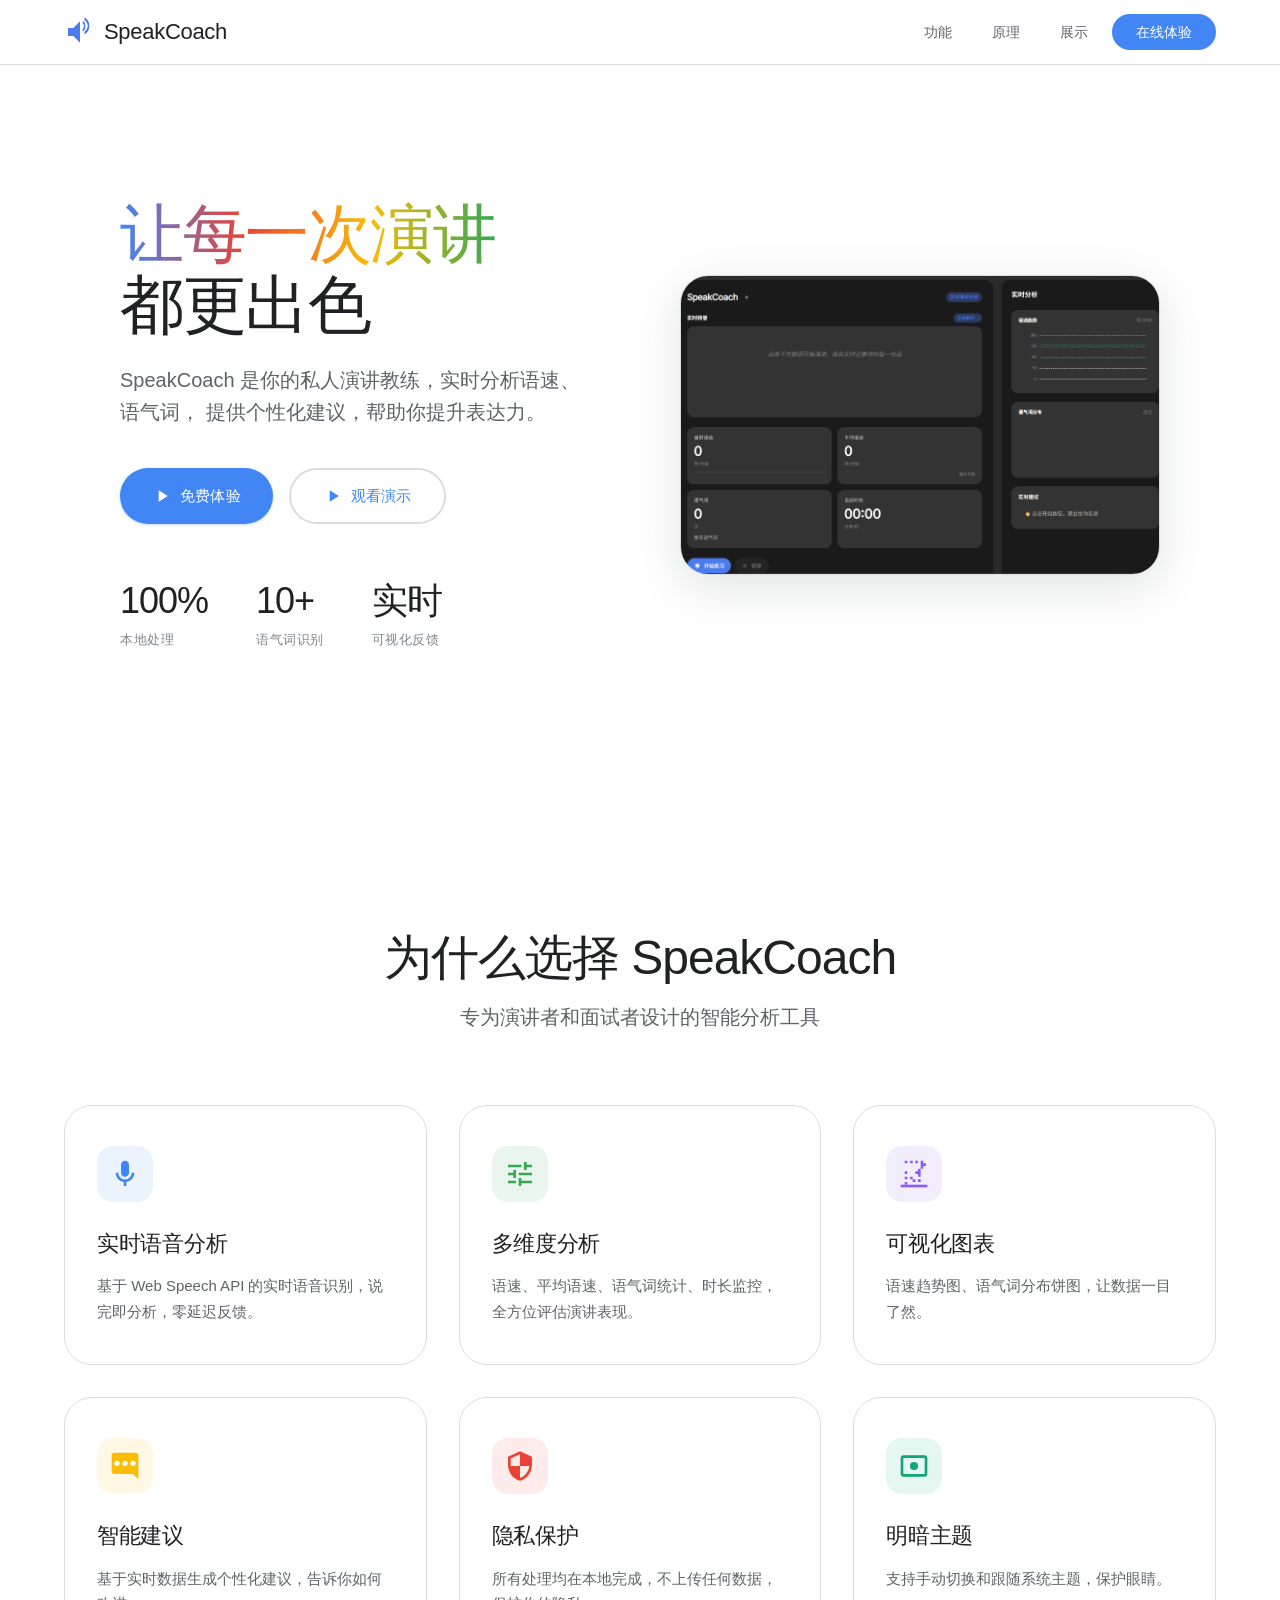
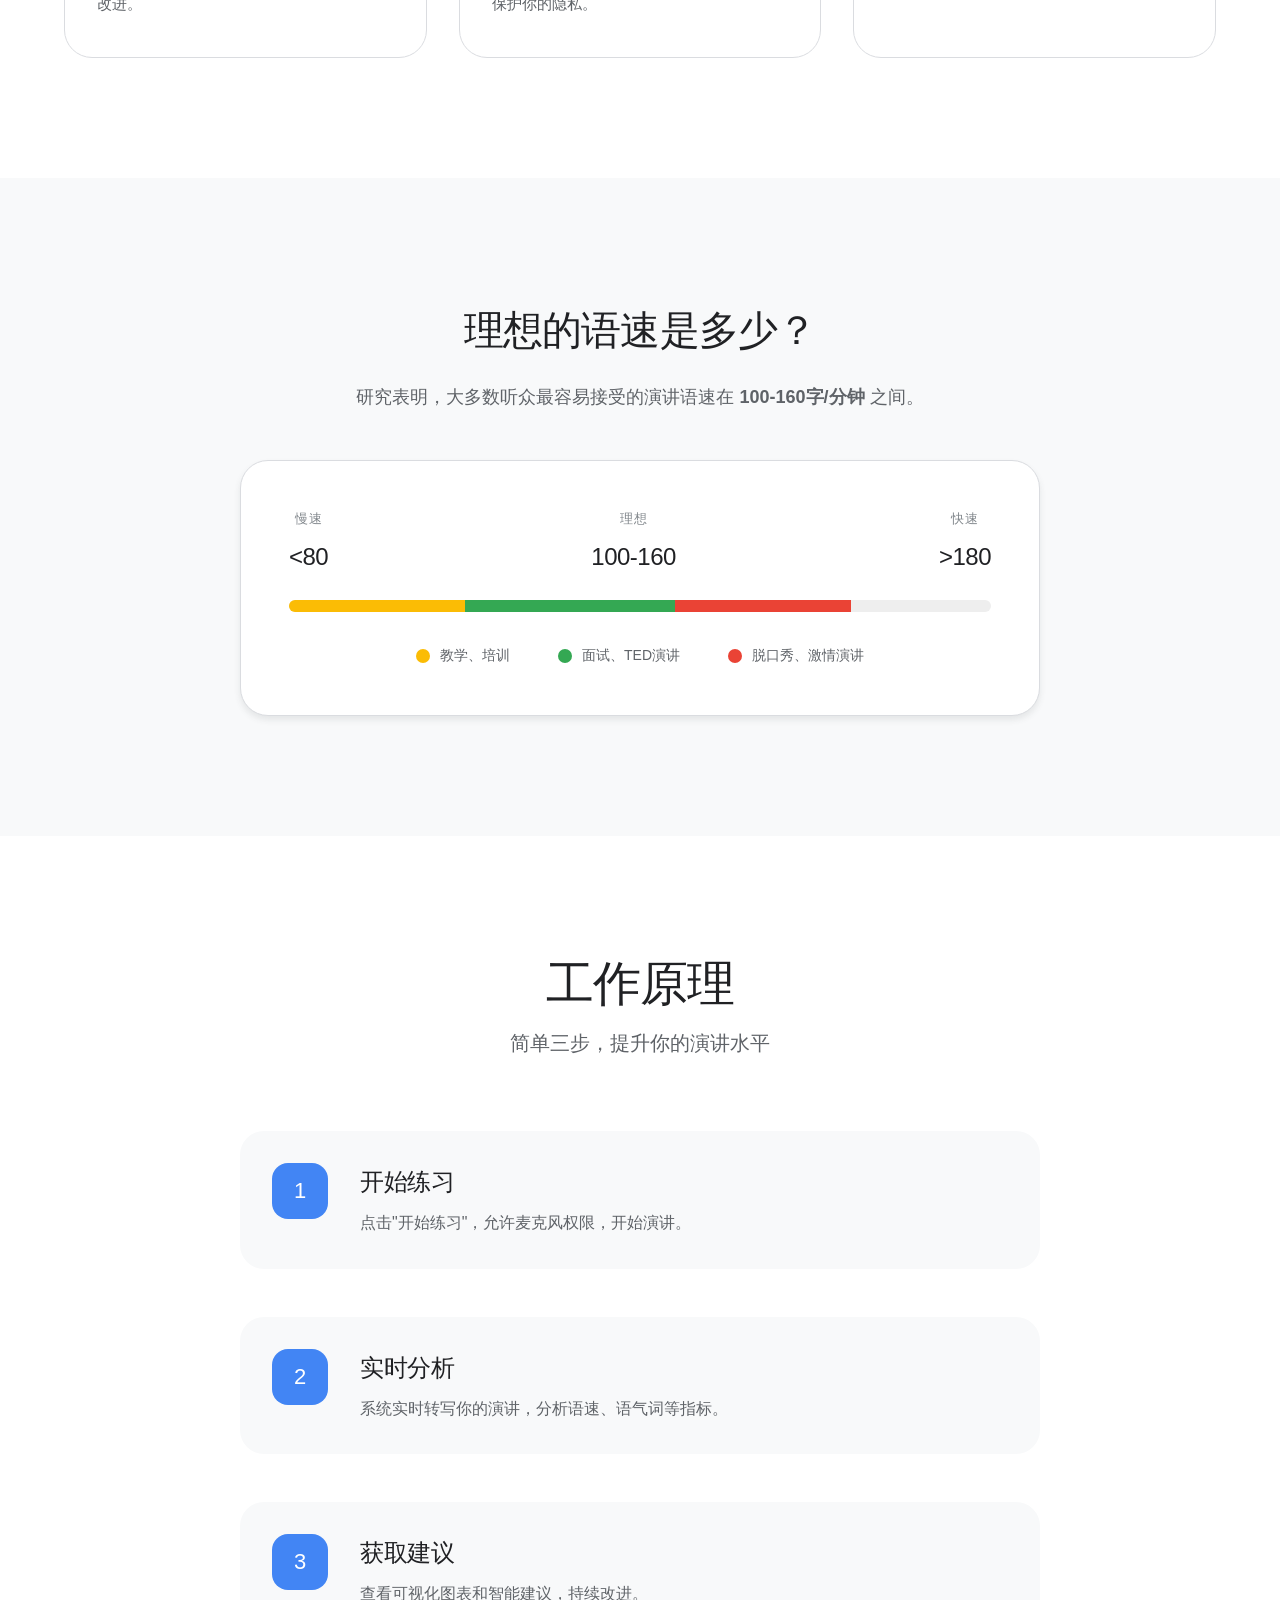
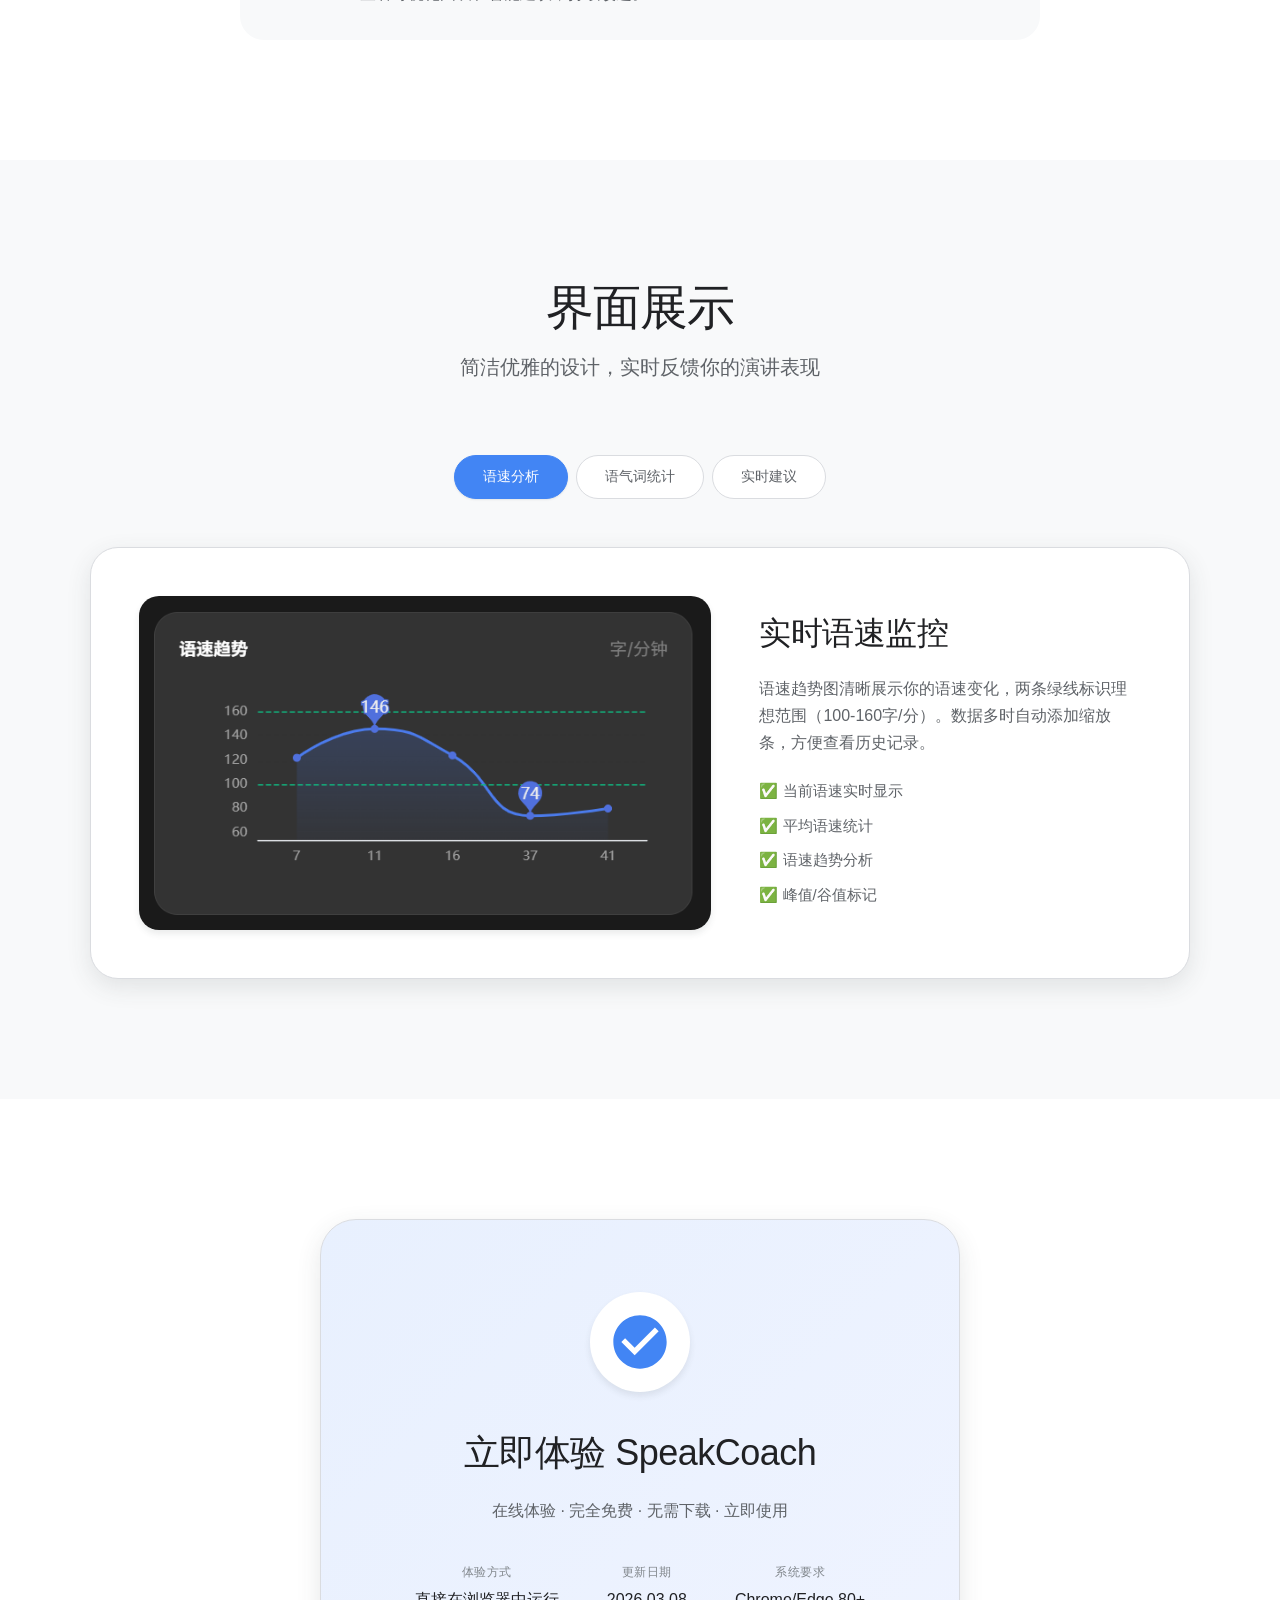
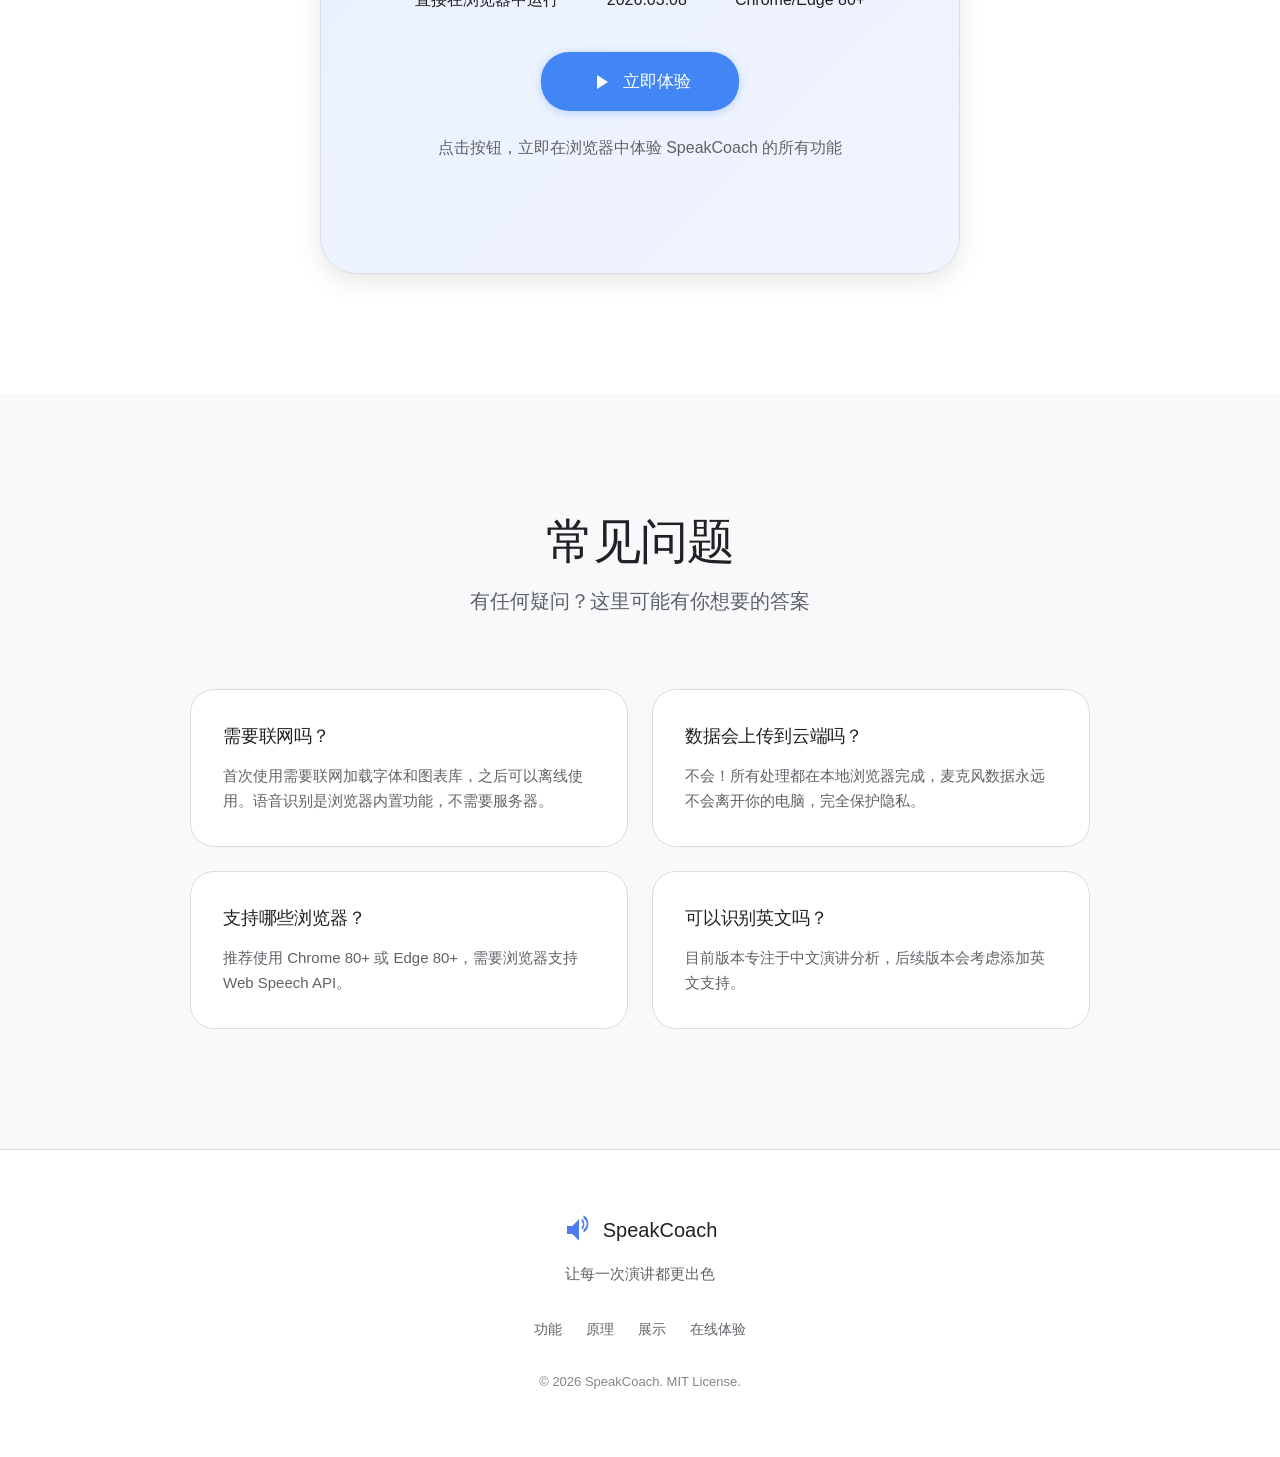
<file: index.html>
<!DOCTYPE html>
<html lang="zh-CN">
<head>
    <meta charset="UTF-8">
    <meta name="viewport" content="width=device-width, initial-scale=1.0">
    <title>SpeakCoach · 智能演讲助手 - 让你的演讲更出色</title>
    
    
    
    <!-- 官网样式 -->
    <link rel="stylesheet" href="css/style.css">
    
    <!-- 网站图标 -->
    <link rel="icon" type="image/svg+xml" href="images/favicon.svg">
</head>
<body>
    <!-- 导航栏 -->
    <nav class="navbar">
        <div class="nav-container">
            <div class="nav-logo">
                <svg class="logo-icon" viewBox="0 0 24 24" width="28" height="28">
                    <path d="M3 9v6h4l5 5V4L7 9H3z" fill="#4b7bec"/>
                    <path d="M16 7c0-1.5-.8-2.8-2-3.4v2.1c.6.4 1 1.1 1 1.9s-.4 1.5-1 1.9v2.1c1.2-.6 2-1.9 2-3.4z" fill="#4b7bec"/>
                    <path d="M19 7c0-2.6-1.5-4.8-3.6-6v2.1c1.4.9 2.4 2.5 2.4 4.3 0 1.8-1 3.4-2.4 4.3v2.1c2.1-1.2 3.6-3.4 3.6-6z" fill="#4b7bec"/>
                </svg>
                <span class="logo-text">SpeakCoach</span>
            </div>
            <ul class="nav-menu">
                <li><a href="#features">功能</a></li>
                <li><a href="#how-it-works">原理</a></li>
                <li><a href="#showcase">展示</a></li>
                <li><a href="#download" class="nav-download">在线体验</a></li>
            </ul>
            <button class="nav-toggle" id="navToggle">
                <span></span>
                <span></span>
                <span></span>
            </button>
        </div>
    </nav>

    <!-- 英雄区域 -->
    <section class="hero">
        <div class="hero-container">
            <div class="hero-content">
                <h1 class="hero-title">
                    <span class="gradient-text">让每一次演讲</span>
                    <br>都更出色
                </h1>
                <p class="hero-subtitle">
                    SpeakCoach 是你的私人演讲教练，实时分析语速、语气词，
                    提供个性化建议，帮助你提升表达力。
                </p>
                <div class="hero-buttons">
                    <a href="#download" class="btn btn-primary">
                        <svg viewBox="0 0 24 24" width="20" height="20">
                            <path d="M8 5v14l11-7z" fill="currentColor"/>
                        </svg>
                        免费体验
                    </a>
                    <a href="#showcase" class="btn btn-outline">
                        <svg viewBox="0 0 24 24" width="20" height="20">
                            <path d="M8 5v14l11-7z" fill="currentColor"/>
                        </svg>
                        观看演示
                    </a>
                </div>
                <div class="hero-stats">
                    <div class="stat-item">
                        <span class="stat-number">100%</span>
                        <span class="stat-label">本地处理</span>
                    </div>
                    <div class="stat-item">
                        <span class="stat-number">10+</span>
                        <span class="stat-label">语气词识别</span>
                    </div>
                    <div class="stat-item">
                        <span class="stat-number">实时</span>
                        <span class="stat-label">可视化反馈</span>
                    </div>
                </div>
            </div>
            <div class="hero-image">
                <div class="hero-app-preview">
                    <img src="images/screenshot-0.png" alt="SpeakCoach 应用预览" class="preview-img">
                </div>
            </div>
        </div>
    </section>

    <!-- 特性区域 -->
    <section id="features" class="features">
        <div class="container">
            <div class="section-header">
                <h2>为什么选择 SpeakCoach</h2>
                <p>专为演讲者和面试者设计的智能分析工具</p>
            </div>
            <div class="features-grid">
                <div class="feature-card">
                    <div class="feature-icon blue">
                        <svg viewBox="0 0 24 24" width="32" height="32">
                            <path d="M12 14c1.66 0 3-1.34 3-3V5c0-1.66-1.34-3-3-3S9 3.34 9 5v6c0 1.66 1.34 3 3 3z" fill="currentColor"/>
                            <path d="M17 11c0 2.76-2.24 5-5 5s-5-2.24-5-5H5c0 3.53 2.61 6.43 6 6.92V21h2v-3.08c3.39-.49 6-3.39 6-6.92h-2z" fill="currentColor"/>
                        </svg>
                    </div>
                    <h3>实时语音分析</h3>
                    <p>基于 Web Speech API 的实时语音识别，说完即分析，零延迟反馈。</p>
                </div>
                <div class="feature-card">
                    <div class="feature-icon green">
                        <svg viewBox="0 0 24 24" width="32" height="32">
                            <path d="M3 17v2h6v-2H3zM3 5v2h10V5H3zm10 16v-2h8v-2h-8v-2h-2v6h2zM7 9v2H3v2h4v2h2V9H7zm14 4v-2H11v2h10zm-6-4h2V7h4V5h-4V3h-2v6z" fill="currentColor"/>
                        </svg>
                    </div>
                    <h3>多维度分析</h3>
                    <p>语速、平均语速、语气词统计、时长监控，全方位评估演讲表现。</p>
                </div>
                <div class="feature-card">
                    <div class="feature-icon purple">
                        <svg viewBox="0 0 24 24" width="32" height="32">
                            <path d="M21 6h-2v2h-2V6h-2V4h2V2h2v2h2v2zm-6-4v2h-2V2h2zm0 8h-2v2h2v-2zm2-2h-2v2h2V8zm0-4h-2v2h2V4zM9 2h2v2H9V2zm0 12h2v2H9v-2zM5 2h2v2H5V2zm0 8h2v2H5v-2zm2 4H5v2h2v-2zm10 4h-2v-2h2v2zm-6-2h2v2h-2v-2zm-6 2h2v2H5v-2zm12-4h-2v-2h2v2zm-2-4h2v2h-2v-2z" fill="currentColor"/>
                            <path d="M2 22h20v-2H2v2z" fill="currentColor"/>
                        </svg>
                    </div>
                    <h3>可视化图表</h3>
                    <p>语速趋势图、语气词分布饼图，让数据一目了然。</p>
                </div>
                <div class="feature-card">
                    <div class="feature-icon orange">
                        <svg viewBox="0 0 24 24" width="32" height="32">
                            <path d="M20 2H4c-1.1 0-2 .9-2 2v12c0 1.1.9 2 2 2h14l4 4V4c0-1.1-.9-2-2-2z" fill="currentColor"/>
                            <circle cx="12" cy="10" r="2" fill="white"/>
                            <circle cx="18" cy="10" r="2" fill="white"/>
                            <circle cx="6" cy="10" r="2" fill="white"/>
                        </svg>
                    </div>
                    <h3>智能建议</h3>
                    <p>基于实时数据生成个性化建议，告诉你如何改进。</p>
                </div>
                <div class="feature-card">
                    <div class="feature-icon red">
                        <svg viewBox="0 0 24 24" width="32" height="32">
                            <path d="M12 1L3 5v6c0 5.55 3.84 10.74 9 12 5.16-1.26 9-6.45 9-12V5l-9-4zm0 10.99h7c-.53 4.12-3.28 7.79-7 8.94V12H5V6.3l7-3.11v8.8z" fill="currentColor"/>
                        </svg>
                    </div>
                    <h3>隐私保护</h3>
                    <p>所有处理均在本地完成，不上传任何数据，保护你的隐私。</p>
                </div>
                <div class="feature-card">
                    <div class="feature-icon teal">
                        <svg viewBox="0 0 24 24" width="32" height="32">
                            <circle cx="12" cy="12" r="3" fill="currentColor"/>
                            <path d="M20 4H4c-1.1 0-2 .9-2 2v12c0 1.1.9 2 2 2h16c1.1 0 2-.9 2-2V6c0-1.1-.9-2-2-2zm0 14H4V6h16v12z" fill="currentColor"/>
                        </svg>
                    </div>
                    <h3>明暗主题</h3>
                    <p>支持手动切换和跟随系统主题，保护眼睛。</p>
                </div>
            </div>
        </div>
    </section>

    <!-- 语速范围说明 -->
    <section class="speed-range">
        <div class="container">
            <div class="speed-range-content">
                <h2>理想的语速是多少？</h2>
                <p>研究表明，大多数听众最容易接受的演讲语速在 <strong>100-160字/分钟</strong> 之间。</p>
                <div class="speed-meter">
                    <div class="speed-meter-scale">
                        <div class="speed-label slow">慢速<br><span>&lt;80</span></div>
                        <div class="speed-label normal">理想<br><span>100-160</span></div>
                        <div class="speed-label fast">快速<br><span>&gt;180</span></div>
                    </div>
                    <div class="speed-meter-bar">
                        <div class="speed-range-slow" style="width: 25%"></div>
                        <div class="speed-range-normal" style="width: 30%"></div>
                        <div class="speed-range-fast" style="width: 25%"></div>
                    </div>
                    <div class="speed-examples">
                        <div class="example-item">
                            <span class="example-dot slow-dot"></span>
                            <span class="example-text">教学、培训</span>
                        </div>
                        <div class="example-item">
                            <span class="example-dot normal-dot"></span>
                            <span class="example-text">面试、TED演讲</span>
                        </div>
                        <div class="example-item">
                            <span class="example-dot fast-dot"></span>
                            <span class="example-text">脱口秀、激情演讲</span>
                        </div>
                    </div>
                </div>
            </div>
        </div>
    </section>

    <!-- 工作原理 -->
    <section id="how-it-works" class="how-it-works">
        <div class="container">
            <div class="section-header">
                <h2>工作原理</h2>
                <p>简单三步，提升你的演讲水平</p>
            </div>
            <div class="steps">
                <div class="step">
                    <div class="step-number">1</div>
                    <div class="step-content">
                        <h3>开始练习</h3>
                        <p>点击"开始练习"，允许麦克风权限，开始演讲。</p>
                    </div>
                </div>
                <div class="step">
                    <div class="step-number">2</div>
                    <div class="step-content">
                        <h3>实时分析</h3>
                        <p>系统实时转写你的演讲，分析语速、语气词等指标。</p>
                    </div>
                </div>
                <div class="step">
                    <div class="step-number">3</div>
                    <div class="step-content">
                        <h3>获取建议</h3>
                        <p>查看可视化图表和智能建议，持续改进。</p>
                    </div>
                </div>
            </div>
        </div>
    </section>

    <!-- 展示区域 -->
    <section id="showcase" class="showcase">
        <div class="container">
            <div class="section-header">
                <h2>界面展示</h2>
                <p>简洁优雅的设计，实时反馈你的演讲表现</p>
            </div>
            <div class="showcase-tabs">
                <button class="tab-btn active" data-tab="speed">语速分析</button>
                <button class="tab-btn" data-tab="filler">语气词统计</button>
                <button class="tab-btn" data-tab="suggestions">实时建议</button>
            </div>
            <div class="showcase-content">
                <div class="showcase-panel active" id="speed-tab">
                    <img src="images/screenshot-1.png" alt="语速分析界面" class="showcase-img">
                    <div class="showcase-desc">
                        <h3>实时语速监控</h3>
                        <p>语速趋势图清晰展示你的语速变化，两条绿线标识理想范围（100-160字/分）。数据多时自动添加缩放条，方便查看历史记录。</p>
                        <ul>
                            <li>✅ 当前语速实时显示</li>
                            <li>✅ 平均语速统计</li>
                            <li>✅ 语速趋势分析</li>
                            <li>✅ 峰值/谷值标记</li>
                        </ul>
                    </div>
                </div>
                <div class="showcase-panel" id="filler-tab">
                    <img src="images/screenshot-2.png" alt="语气词统计界面" class="showcase-img">
                    <div class="showcase-desc">
                        <h3>语气词识别</h3>
                        <p>支持10种中文语气词的识别和统计，饼图直观展示分布情况，帮你找出个人口头禅。</p>
                        <ul>
                            <li>🔍 嗯、呃、就是、然后、啊</li>
                            <li>🔍 那个、这个、那个那个</li>
                            <li>🔍 就是说、这样的话</li>
                            <li>📊 前5种语气词排名</li>
                        </ul>
                    </div>
                </div>
                <div class="showcase-panel" id="suggestions-tab">
                    <img src="images/screenshot-3.png" alt="实时建议界面" class="showcase-img">
                    <div class="showcase-desc">
                        <h3>智能建议</h3>
                        <p>基于实时数据生成个性化建议，从语速、语气词、时长等多个维度提供改进方向。</p>
                        <ul>
                            <li>💡 语速偏慢/偏快提醒</li>
                            <li>💡 语气词过多警告</li>
                            <li>💡 语速趋势分析</li>
                            <li>💡 适合场景推荐</li>
                        </ul>
                    </div>
                </div>
            </div>
        </div>
    </section>

    <!-- 在线体验区域 -->
    <section id="download" class="download">
        <div class="container">
            <div class="download-card">
                <div class="download-icon">
                    <svg viewBox="0 0 24 24" width="64" height="64">
                        <path d="M12 2C6.48 2 2 6.48 2 12s4.48 10 10 10 10-4.48 10-10S17.52 2 12 2zm-2 15l-5-5 1.41-1.41L10 14.17l7.59-7.59L19 8l-9 9z" fill="currentColor"/>
                    </svg>
                </div>
                <h2>立即体验 SpeakCoach</h2>
                <p>在线体验 · 完全免费 · 无需下载 · 立即使用</p>
                <div class="download-info">
                    <div class="info-item">
                        <span class="info-label">体验方式</span>
                        <span class="info-value">直接在浏览器中运行</span>
                    </div>
                    <div class="info-item">
                        <span class="info-label">更新日期</span>
                        <span class="info-value">2026.03.08</span>
                    </div>
                    <div class="info-item">
                        <span class="info-label">系统要求</span>
                        <span class="info-value">Chrome/Edge 80+</span>
                    </div>
                </div>
                <a href="web/index.html" class="btn btn-download">
                    <svg viewBox="0 0 24 24" width="24" height="24">
                        <path d="M8 5v14l11-7z" fill="currentColor"/>
                    </svg>
                    立即体验
                </a>
                <p class="download-note">点击按钮，立即在浏览器中体验 SpeakCoach 的所有功能</p>
            </div>
        </div>
    </section>

    <!-- 常见问题 -->
    <section class="faq">
        <div class="container">
            <div class="section-header">
                <h2>常见问题</h2>
                <p>有任何疑问？这里可能有你想要的答案</p>
            </div>
            <div class="faq-grid">
                <div class="faq-item">
                    <h3>需要联网吗？</h3>
                    <p>首次使用需要联网加载字体和图表库，之后可以离线使用。语音识别是浏览器内置功能，不需要服务器。</p>
                </div>
                <div class="faq-item">
                    <h3>数据会上传到云端吗？</h3>
                    <p>不会！所有处理都在本地浏览器完成，麦克风数据永远不会离开你的电脑，完全保护隐私。</p>
                </div>
                <div class="faq-item">
                    <h3>支持哪些浏览器？</h3>
                    <p>推荐使用 Chrome 80+ 或 Edge 80+，需要浏览器支持 Web Speech API。</p>
                </div>
                <div class="faq-item">
                    <h3>可以识别英文吗？</h3>
                    <p>目前版本专注于中文演讲分析，后续版本会考虑添加英文支持。</p>
                </div>
            </div>
        </div>
    </section>

    <!-- 页脚 -->
    <footer class="footer">
        <div class="container">
            <div class="footer-content">
                <div class="footer-logo">
                    <svg class="logo-icon" viewBox="0 0 24 24" width="32" height="32">
                        <path d="M3 9v6h4l5 5V4L7 9H3z" fill="#4b7bec"/>
                        <path d="M16 7c0-1.5-.8-2.8-2-3.4v2.1c.6.4 1 1.1 1 1.9s-.4 1.5-1 1.9v2.1c1.2-.6 2-1.9 2-3.4z" fill="#4b7bec"/>
                        <path d="M19 7c0-2.6-1.5-4.8-3.6-6v2.1c1.4.9 2.4 2.5 2.4 4.3 0 1.8-1 3.4-2.4 4.3v2.1c2.1-1.2 3.6-3.4 3.6-6z" fill="#4b7bec"/>
                    </svg>
                    <span>SpeakCoach</span>
                </div>
                <p class="footer-tagline">让每一次演讲都更出色</p>
                <div class="footer-links">
                    <a href="#features">功能</a>
                    <a href="#how-it-works">原理</a>
                    <a href="#showcase">展示</a>
                    <a href="#download">在线体验</a>
                </div>
                <div class="footer-copyright">
                    © 2026 SpeakCoach. MIT License.
                </div>
            </div>
        </div>
    </footer>

    <script src="js/main.js"></script>
</body>
</html>
</file>
<file: css/style.css>
/* Chrome官网风格 - 极简主义设计 */
* {
    margin: 0;
    padding: 0;
    box-sizing: border-box;
}

:root {
    /* Chrome/Google 品牌色 */
    --google-blue: #4285F4;
    --google-red: #EA4335;
    --google-yellow: #FBBC05;
    --google-green: #34A853;
    
    /* 主色调 */
    --primary: #4285F4;
    --primary-light: #E8F0FE;
    --primary-dark: #3367D6;
    
    /* 文本色 */
    --text-primary: #202124;
    --text-secondary: #5F6368;
    --text-tertiary: #80868B;
    
    /* 背景色 */
    --bg-primary: #FFFFFF;
    --bg-secondary: #F8F9FA;
    --bg-tertiary: #EEEEEE;
    
    /* 边框 */
    --border-light: #DADCE0;
    --border-medium: #E8EAED;
    
    /* 阴影 */
    --shadow-sm: 0 1px 2px rgba(60,64,67,0.1);
    --shadow-md: 0 4px 6px rgba(60,64,67,0.1);
    --shadow-lg: 0 8px 24px rgba(60,64,67,0.12);
    --shadow-xl: 0 12px 48px rgba(60,64,67,0.15);
}

body {
    font-family: 'Google Sans', 'Product Sans', -apple-system, BlinkMacSystemFont, 'Segoe UI', Roboto, sans-serif;
    color: var(--text-primary);
    line-height: 1.6;
    overflow-x: hidden;
    -webkit-font-smoothing: antialiased;
    -moz-osx-font-smoothing: grayscale;
}

/* 工具类 */
.container {
    max-width: 1200px;
    margin: 0 auto;
    padding: 0 24px;
}

/* ===== 导航栏 ===== */
.navbar {
    position: fixed;
    top: 0;
    left: 0;
    right: 0;
    background: rgba(255, 255, 255, 0.95);
    backdrop-filter: blur(20px);
    -webkit-backdrop-filter: blur(20px);
    z-index: 1000;
    border-bottom: 1px solid var(--border-light);
}

.nav-container {
    max-width: 1200px;
    margin: 0 auto;
    padding: 0 24px;
    height: 64px;
    display: flex;
    justify-content: space-between;
    align-items: center;
}

.nav-logo {
    display: flex;
    align-items: center;
    gap: 8px;
    text-decoration: none;
}

.logo-icon {
    width: 32px;
    height: 32px;
}

.logo-text {
    font-size: 22px;
    font-weight: 500;
    color: var(--text-primary);
    letter-spacing: -0.3px;
}

.nav-menu {
    display: flex;
    list-style: none;
    gap: 8px;
    align-items: center;
}

.nav-menu a {
    text-decoration: none;
    color: var(--text-secondary);
    font-size: 14px;
    font-weight: 500;
    padding: 8px 16px;
    border-radius: 24px;
    transition: all 0.2s ease;
}

.nav-menu a:hover {
    color: var(--text-primary);
    background: var(--bg-secondary);
}

.nav-download {
    background: var(--google-blue) !important;
    color: white !important;
    padding: 10px 24px !important;
}

.nav-download:hover {
    background: var(--primary-dark) !important;
    box-shadow: var(--shadow-md);
}

.nav-toggle {
    display: none;
    flex-direction: column;
    gap: 5px;
    background: none;
    border: none;
    cursor: pointer;
    padding: 8px;
}

.nav-toggle span {
    width: 20px;
    height: 2px;
    background: var(--text-primary);
    transition: 0.3s;
    border-radius: 2px;
}

/* ===== 英雄区域 ===== */
.hero {
    padding: 120px 24px 80px;
    background: var(--bg-primary);
    min-height: 90vh;
    display: flex;
    align-items: center;
}

.hero-container {
    max-width: 1200px;
    margin: 0 auto;
    display: grid;
    grid-template-columns: 1fr 1fr;
    gap: 80px;
    align-items: center;
}

.hero-title {
    font-size: 64px;
    line-height: 1.1;
    font-weight: 500;
    letter-spacing: -1.5px;
    margin-bottom: 24px;
    color: var(--text-primary);
}

.hero-title .gradient-text {
    background: linear-gradient(90deg, var(--google-blue), var(--google-red), var(--google-yellow), var(--google-green));
    -webkit-background-clip: text;
    -webkit-text-fill-color: transparent;
    background-clip: text;
}

.hero-subtitle {
    font-size: 20px;
    line-height: 1.6;
    color: var(--text-secondary);
    margin-bottom: 40px;
    max-width: 480px;
    font-weight: 400;
}

.hero-buttons {
    display: flex;
    gap: 16px;
    margin-bottom: 48px;
    flex-wrap: wrap;
}

.btn {
    display: inline-flex;
    align-items: center;
    justify-content: center;
    gap: 8px;
    padding: 14px 32px;
    border-radius: 28px;
    font-size: 15px;
    font-weight: 500;
    text-decoration: none;
    transition: all 0.2s ease;
    border: none;
    cursor: pointer;
    letter-spacing: 0.2px;
}

.btn-primary {
    background: var(--google-blue);
    color: white;
    box-shadow: 0 1px 3px rgba(66,133,244,0.3);
}

.btn-primary:hover {
    background: var(--primary-dark);
    box-shadow: 0 4px 12px rgba(66,133,244,0.4);
    transform: translateY(-1px);
}

.btn-outline {
    background: transparent;
    color: var(--google-blue);
    border: 2px solid var(--border-light);
}

.btn-outline:hover {
    background: var(--primary-light);
    border-color: var(--google-blue);
}

.hero-stats {
    display: flex;
    gap: 48px;
}

.stat-item {
    display: flex;
    flex-direction: column;
}

.stat-number {
    font-size: 36px;
    font-weight: 500;
    color: var(--text-primary);
    letter-spacing: -1px;
}

.stat-label {
    font-size: 13px;
    color: var(--text-tertiary);
    font-weight: 500;
    text-transform: uppercase;
    letter-spacing: 0.5px;
}

/* 英雄区域图片 */
.hero-image {
    position: relative;
}

.hero-app-preview {
    position: relative;
    width: 100%;
    max-width: 700px;
    aspect-ratio: 16/10;
    background: var(--bg-secondary);
    border-radius: 28px;
    box-shadow: var(--shadow-xl);
    overflow: hidden;
    margin: 0 auto;
    border: 1px solid var(--border-light);
}

.preview-img {
    position: absolute;
    top: 0;
    left: 0;
    width: 100%;
    height: 100%;
    object-fit: cover;
    object-position: top;
}

/* ===== 特性区域 ===== */
.features {
    padding: 120px 24px;
    background: var(--bg-primary);
}

.section-header {
    text-align: center;
    margin-bottom: 72px;
    max-width: 700px;
    margin-left: auto;
    margin-right: auto;
}

.section-header h2 {
    font-size: 48px;
    line-height: 1.15;
    font-weight: 500;
    letter-spacing: -1px;
    margin-bottom: 16px;
    color: var(--text-primary);
}

.section-header p {
    font-size: 20px;
    line-height: 1.6;
    color: var(--text-secondary);
    font-weight: 400;
}

.features-grid {
    display: grid;
    grid-template-columns: repeat(3, 1fr);
    gap: 32px;
}

.feature-card {
    padding: 40px 32px;
    background: var(--bg-primary);
    border-radius: 28px;
    border: 1px solid var(--border-light);
    transition: all 0.3s ease;
}

.feature-card:hover {
    transform: translateY(-4px);
    box-shadow: var(--shadow-lg);
    border-color: transparent;
}

.feature-icon {
    width: 56px;
    height: 56px;
    border-radius: 16px;
    display: flex;
    align-items: center;
    justify-content: center;
    margin-bottom: 24px;
}

.feature-icon.blue {
    background: rgba(66, 133, 244, 0.1);
    color: var(--google-blue);
}

.feature-icon.green {
    background: rgba(52, 168, 83, 0.1);
    color: var(--google-green);
}

.feature-icon.purple {
    background: rgba(139, 92, 246, 0.1);
    color: #8B5CF6;
}

.feature-icon.orange {
    background: rgba(251, 188, 5, 0.1);
    color: var(--google-yellow);
}

.feature-icon.red {
    background: rgba(234, 67, 53, 0.1);
    color: var(--google-red);
}

.feature-icon.teal {
    background: rgba(17, 165, 119, 0.1);
    color: #11A577;
}

.feature-card h3 {
    font-size: 22px;
    font-weight: 500;
    margin-bottom: 12px;
    color: var(--text-primary);
    letter-spacing: -0.3px;
}

.feature-card p {
    color: var(--text-secondary);
    line-height: 1.7;
    font-size: 15px;
}

/* ===== 语速范围 ===== */
.speed-range {
    padding: 120px 24px;
    background: var(--bg-secondary);
}

.speed-range-content {
    text-align: center;
    max-width: 800px;
    margin: 0 auto;
}

.speed-range h2 {
    font-size: 40px;
    font-weight: 500;
    letter-spacing: -0.8px;
    margin-bottom: 20px;
    color: var(--text-primary);
}

.speed-range p {
    font-size: 18px;
    line-height: 1.7;
    color: var(--text-secondary);
    margin-bottom: 48px;
}

.speed-meter {
    background: var(--bg-primary);
    padding: 48px;
    border-radius: 28px;
    box-shadow: var(--shadow-md);
    border: 1px solid var(--border-light);
}

.speed-meter-scale {
    display: flex;
    justify-content: space-between;
    margin-bottom: 24px;
}

.speed-label {
    font-size: 13px;
    font-weight: 500;
    color: var(--text-tertiary);
    text-transform: uppercase;
    letter-spacing: 0.5px;
}

.speed-label span {
    font-size: 24px;
    font-weight: 500;
    color: var(--text-primary);
    display: block;
    margin-top: 8px;
    letter-spacing: -0.5px;
}

.speed-meter-bar {
    display: flex;
    height: 12px;
    border-radius: 6px;
    overflow: hidden;
    margin-bottom: 32px;
    background: var(--bg-tertiary);
}

.speed-range-slow {
    background: var(--google-yellow);
}

.speed-range-normal {
    background: var(--google-green);
}

.speed-range-fast {
    background: var(--google-red);
}

.speed-examples {
    display: flex;
    justify-content: center;
    gap: 48px;
}

.example-item {
    display: flex;
    align-items: center;
    gap: 10px;
}

.example-dot {
    width: 14px;
    height: 14px;
    border-radius: 50%;
}

.slow-dot {
    background: var(--google-yellow);
}

.normal-dot {
    background: var(--google-green);
}

.fast-dot {
    background: var(--google-red);
}

.example-text {
    font-size: 14px;
    color: var(--text-secondary);
    font-weight: 500;
}

/* ===== 工作原理 ===== */
.how-it-works {
    padding: 120px 24px;
    background: var(--bg-primary);
}

.steps {
    max-width: 800px;
    margin: 0 auto;
}

.step {
    display: flex;
    gap: 32px;
    margin-bottom: 48px;
    align-items: flex-start;
    padding: 32px;
    background: var(--bg-secondary);
    border-radius: 24px;
    transition: all 0.3s ease;
}

.step:hover {
    transform: translateX(8px);
    box-shadow: var(--shadow-md);
}

.step:last-child {
    margin-bottom: 0;
}

.step-number {
    width: 56px;
    height: 56px;
    background: var(--google-blue);
    color: white;
    font-size: 22px;
    font-weight: 500;
    border-radius: 16px;
    display: flex;
    align-items: center;
    justify-content: center;
    flex-shrink: 0;
}

.step-content h3 {
    font-size: 24px;
    font-weight: 500;
    margin-bottom: 8px;
    color: var(--text-primary);
    letter-spacing: -0.3px;
}

.step-content p {
    color: var(--text-secondary);
    font-size: 16px;
    line-height: 1.7;
}

/* ===== 展示区域 ===== */
.showcase {
    padding: 120px 24px;
    background: var(--bg-secondary);
}

.showcase-tabs {
    display: flex;
    justify-content: center;
    gap: 8px;
    margin-bottom: 48px;
    flex-wrap: wrap;
}

.tab-btn {
    padding: 12px 28px;
    border: 1px solid var(--border-light);
    background: var(--bg-primary);
    border-radius: 24px;
    font-size: 14px;
    font-weight: 500;
    color: var(--text-secondary);
    cursor: pointer;
    transition: all 0.2s ease;
}

.tab-btn:hover {
    border-color: var(--google-blue);
    color: var(--google-blue);
}

.tab-btn.active {
    background: var(--google-blue);
    color: white;
    border-color: var(--google-blue);
    box-shadow: var(--shadow-sm);
}

.showcase-content {
    max-width: 1100px;
    margin: 0 auto;
}

.showcase-panel {
    display: none;
    grid-template-columns: 1.2fr 0.8fr;
    gap: 48px;
    align-items: center;
    background: var(--bg-primary);
    border-radius: 28px;
    padding: 48px;
    box-shadow: var(--shadow-lg);
    border: 1px solid var(--border-light);
}

.showcase-panel.active {
    display: grid;
}

.showcase-img {
    width: 100%;
    border-radius: 20px;
    box-shadow: var(--shadow-md);
}

.showcase-desc h3 {
    font-size: 32px;
    font-weight: 500;
    margin-bottom: 16px;
    color: var(--text-primary);
    letter-spacing: -0.5px;
}

.showcase-desc p {
    color: var(--text-secondary);
    line-height: 1.7;
    font-size: 16px;
    margin-bottom: 24px;
}

.showcase-desc ul {
    list-style: none;
}

.showcase-desc li {
    margin-bottom: 12px;
    color: var(--text-secondary);
    font-size: 15px;
    display: flex;
    align-items: center;
    gap: 10px;
    line-height: 1.5;
}

/* ===== 下载区域 ===== */
.download {
    padding: 120px 24px;
    background: var(--bg-primary);
}

.download-card {
    max-width: 640px;
    margin: 0 auto;
    background: linear-gradient(135deg, #E8F0FE 0%, #F0F4FF 100%);
    border-radius: 36px;
    padding: 72px 48px;
    text-align: center;
    border: 1px solid var(--border-light);
    box-shadow: var(--shadow-lg);
}

.download-icon {
    width: 100px;
    height: 100px;
    background: var(--bg-primary);
    border-radius: 50%;
    display: flex;
    align-items: center;
    justify-content: center;
    margin: 0 auto 32px;
    color: var(--google-blue);
    box-shadow: var(--shadow-md);
}

.download-card h2 {
    font-size: 36px;
    font-weight: 500;
    letter-spacing: -0.5px;
    margin-bottom: 16px;
    color: var(--text-primary);
}

.download-card > p {
    color: var(--text-secondary);
    font-size: 16px;
    margin-bottom: 40px;
}

.download-info {
    display: flex;
    justify-content: center;
    gap: 48px;
    margin-bottom: 40px;
}

.info-item {
    display: flex;
    flex-direction: column;
    align-items: center;
}

.info-label {
    font-size: 12px;
    color: var(--text-tertiary);
    font-weight: 500;
    text-transform: uppercase;
    letter-spacing: 0.5px;
    margin-bottom: 4px;
}

.info-value {
    font-size: 16px;
    font-weight: 500;
    color: var(--text-primary);
}

.btn-download {
    background: var(--google-blue);
    color: white;
    font-size: 17px;
    padding: 16px 48px;
    border-radius: 28px;
    display: inline-flex;
    align-items: center;
    gap: 10px;
    font-weight: 500;
    text-decoration: none;
    transition: all 0.2s ease;
    border: none;
    cursor: pointer;
    box-shadow: 0 2px 8px rgba(66,133,244,0.3);
}

.btn-download:hover {
    background: var(--primary-dark);
    box-shadow: 0 6px 20px rgba(66,133,244,0.4);
    transform: translateY(-2px);
}

.download-note {
    font-size: 13px;
    color: var(--text-tertiary);
    margin-top: 24px;
    line-height: 1.6;
}

/* ===== 常见问题 ===== */
.faq {
    padding: 120px 24px;
    background: var(--bg-secondary);
}

.faq-grid {
    display: grid;
    grid-template-columns: repeat(2, 1fr);
    gap: 24px;
    max-width: 900px;
    margin: 0 auto;
}

.faq-item {
    background: var(--bg-primary);
    padding: 32px;
    border-radius: 24px;
    border: 1px solid var(--border-light);
    transition: all 0.2s ease;
}

.faq-item:hover {
    box-shadow: var(--shadow-md);
    transform: translateY(-2px);
}

.faq-item h3 {
    font-size: 18px;
    font-weight: 500;
    margin-bottom: 12px;
    color: var(--text-primary);
    letter-spacing: -0.2px;
}

.faq-item p {
    color: var(--text-secondary);
    line-height: 1.7;
    font-size: 15px;
}

/* ===== 页脚 ===== */
.footer {
    padding: 64px 24px;
    background: var(--bg-primary);
    border-top: 1px solid var(--border-light);
}

.footer-content {
    text-align: center;
    max-width: 600px;
    margin: 0 auto;
}

.footer-logo {
    display: flex;
    align-items: center;
    justify-content: center;
    gap: 8px;
    margin-bottom: 16px;
}

.footer-logo span {
    font-size: 20px;
    font-weight: 500;
    color: var(--text-primary);
}

.footer-tagline {
    color: var(--text-secondary);
    font-size: 15px;
    margin-bottom: 32px;
}

.footer-links {
    display: flex;
    justify-content: center;
    gap: 24px;
    margin-bottom: 32px;
    flex-wrap: wrap;
}

.footer-links a {
    color: var(--text-secondary);
    text-decoration: none;
    font-size: 14px;
    font-weight: 500;
    transition: color 0.2s;
}

.footer-links a:hover {
    color: var(--google-blue);
}

.footer-copyright {
    color: var(--text-tertiary);
    font-size: 13px;
}

/* ===== 响应式设计 ===== */
@media (max-width: 1024px) {
    .hero-title {
        font-size: 52px;
    }
    
    .section-header h2 {
        font-size: 40px;
    }
    
    .features-grid {
        grid-template-columns: repeat(2, 1fr);
    }
    
    .hero-container {
        gap: 48px;
    }
}

@media (max-width: 768px) {
    .nav-menu {
        display: none;
    }
    
    .nav-toggle {
        display: flex;
    }
    
    .nav-menu.active {
        display: flex;
        flex-direction: column;
        position: absolute;
        top: 100%;
        left: 0;
        right: 0;
        background: var(--bg-primary);
        padding: 16px 24px;
        box-shadow: var(--shadow-lg);
        border-top: 1px solid var(--border-light);
        z-index: 999;
        gap: 12px;
        align-items: flex-start;
    }
    
    .hero {
        padding: 100px 24px 60px;
        min-height: auto;
    }
    
    .hero-container {
        grid-template-columns: 1fr;
        text-align: center;
        gap: 40px;
    }
    
    .hero-title {
        font-size: 42px;
    }
    
    .hero-subtitle {
        margin-left: auto;
        margin-right: auto;
    }
    
    .hero-buttons {
        justify-content: center;
    }
    
    .hero-stats {
        justify-content: center;
        gap: 32px;
    }
    
    .hero-app-preview {
        max-width: 100%;
    }
    
    .features-grid {
        grid-template-columns: 1fr;
    }
    
    .section-header h2 {
        font-size: 36px;
    }
    
    .section-header p {
        font-size: 17px;
    }
    
    .showcase-panel {
        grid-template-columns: 1fr;
        padding: 32px;
        gap: 32px;
    }
    
    .showcase-desc h3 {
        font-size: 26px;
    }
    
    .faq-grid {
        grid-template-columns: 1fr;
    }
    
    .step {
        flex-direction: column;
        text-align: center;
        gap: 20px;
        padding: 24px;
    }
    
    .step-number {
        margin: 0 auto;
    }
    
    .step:hover {
        transform: translateY(-4px);
    }
    
    .speed-meter-scale {
        flex-direction: column;
        gap: 16px;
        align-items: center;
    }
    
    .speed-examples {
        flex-direction: column;
        gap: 16px;
        align-items: center;
    }
    
    .download-info {
        flex-direction: column;
        gap: 20px;
    }
    
    .download-card {
        padding: 48px 24px;
    }
}

@media (max-width: 480px) {
    .hero-title {
        font-size: 36px;
    }
    
    .hero-buttons {
        flex-direction: column;
        width: 100%;
    }
    
    .btn {
        width: 100%;
    }
    
    .hero-stats {
        flex-direction: column;
        gap: 24px;
    }
    
    .stat-number {
        font-size: 28px;
    }
    
    .features {
        padding: 80px 24px;
    }
    
    .section-header {
        margin-bottom: 48px;
    }
    
    .speed-meter {
        padding: 32px 24px;
    }
    
    .showcase-tabs {
        gap: 8px;
    }
    
    .tab-btn {
        padding: 10px 20px;
        font-size: 13px;
    }
    
    .download-card h2 {
        font-size: 28px;
    }
}

/* ===== 动画 ===== */
@keyframes fadeInUp {
    from {
        opacity: 0;
        transform: translateY(30px);
    }
    to {
        opacity: 1;
        transform: translateY(0);
    }
}

@keyframes float {
    0%, 100% {
        transform: translateY(0);
    }
    50% {
        transform: translateY(-10px);
    }
}

.hero-app-preview {
    animation: float 6s ease-in-out infinite;
}

.feature-card {
    animation: fadeInUp 0.6s ease-out both;
}

.feature-card:nth-child(1) { animation-delay: 0.1s; }
.feature-card:nth-child(2) { animation-delay: 0.2s; }
.feature-card:nth-child(3) { animation-delay: 0.3s; }
.feature-card:nth-child(4) { animation-delay: 0.4s; }
.feature-card:nth-child(5) { animation-delay: 0.5s; }
.feature-card:nth-child(6) { animation-delay: 0.6s; }
</file>
